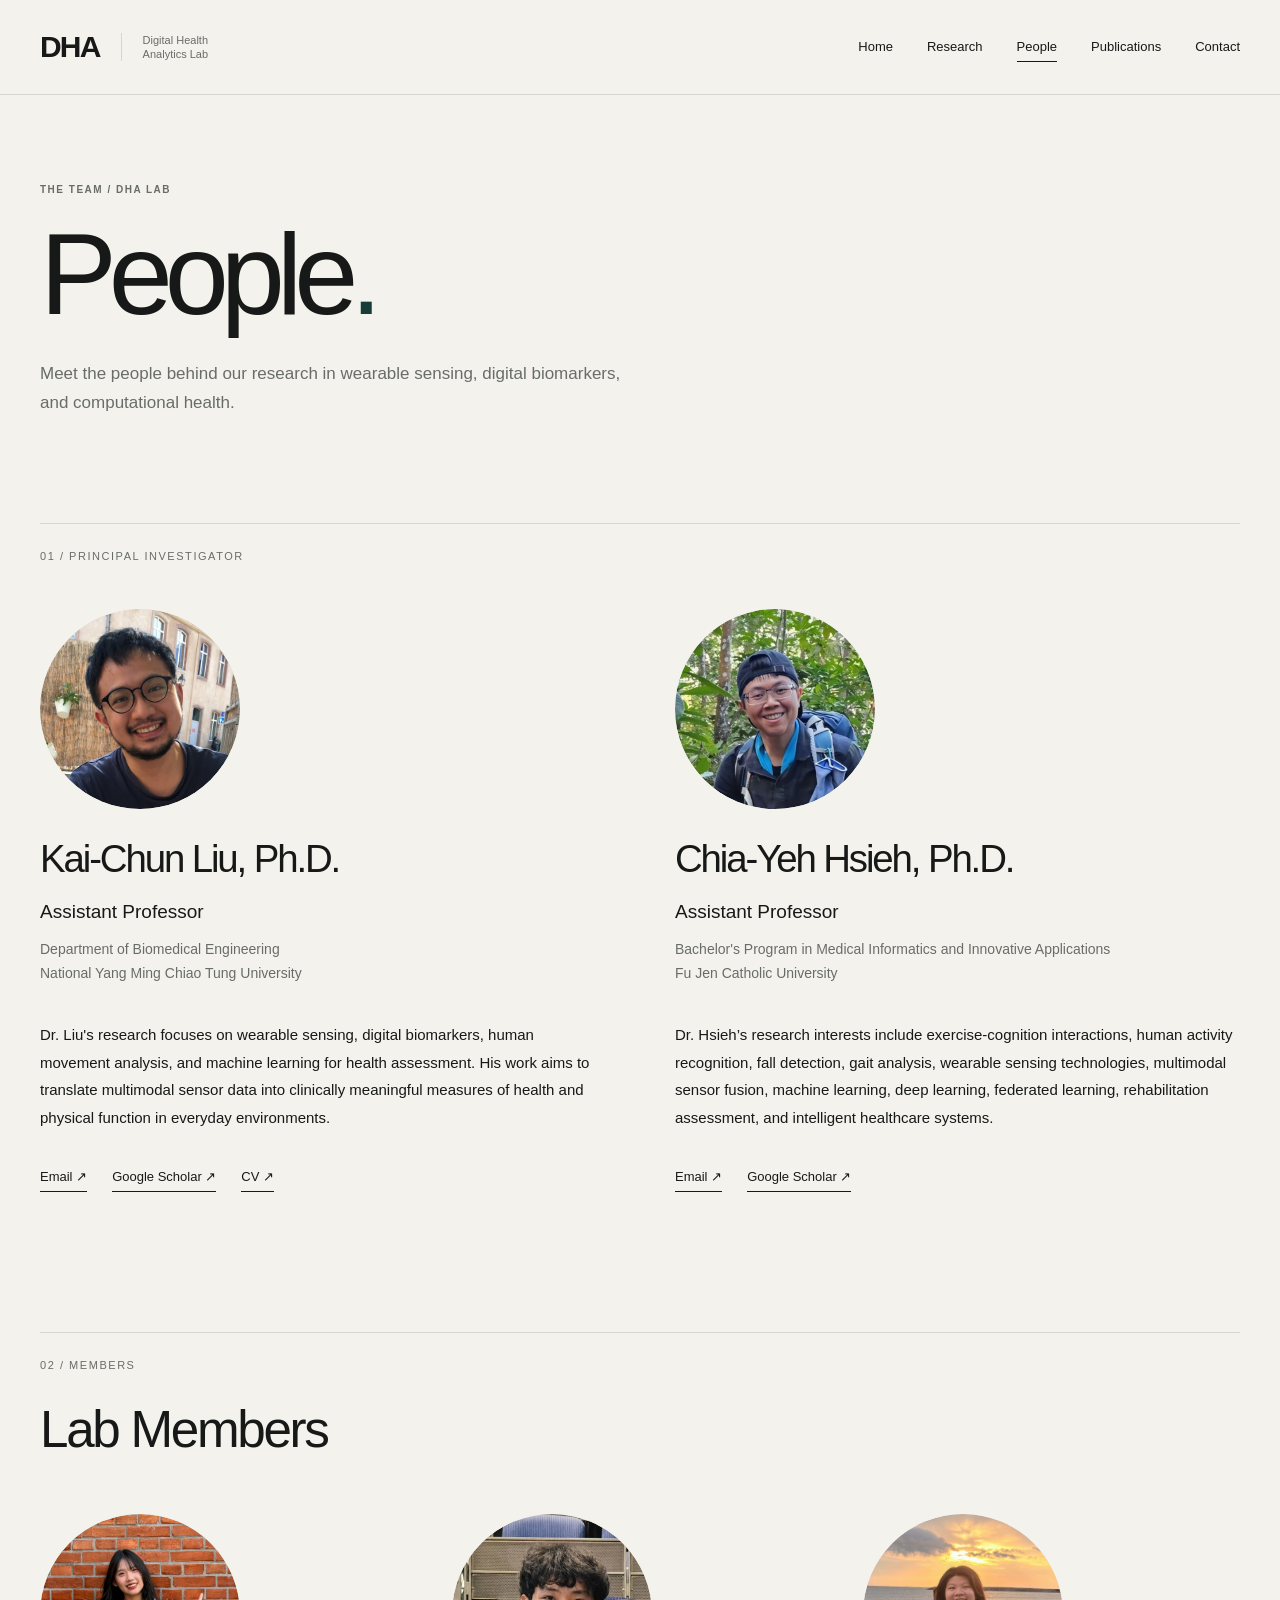
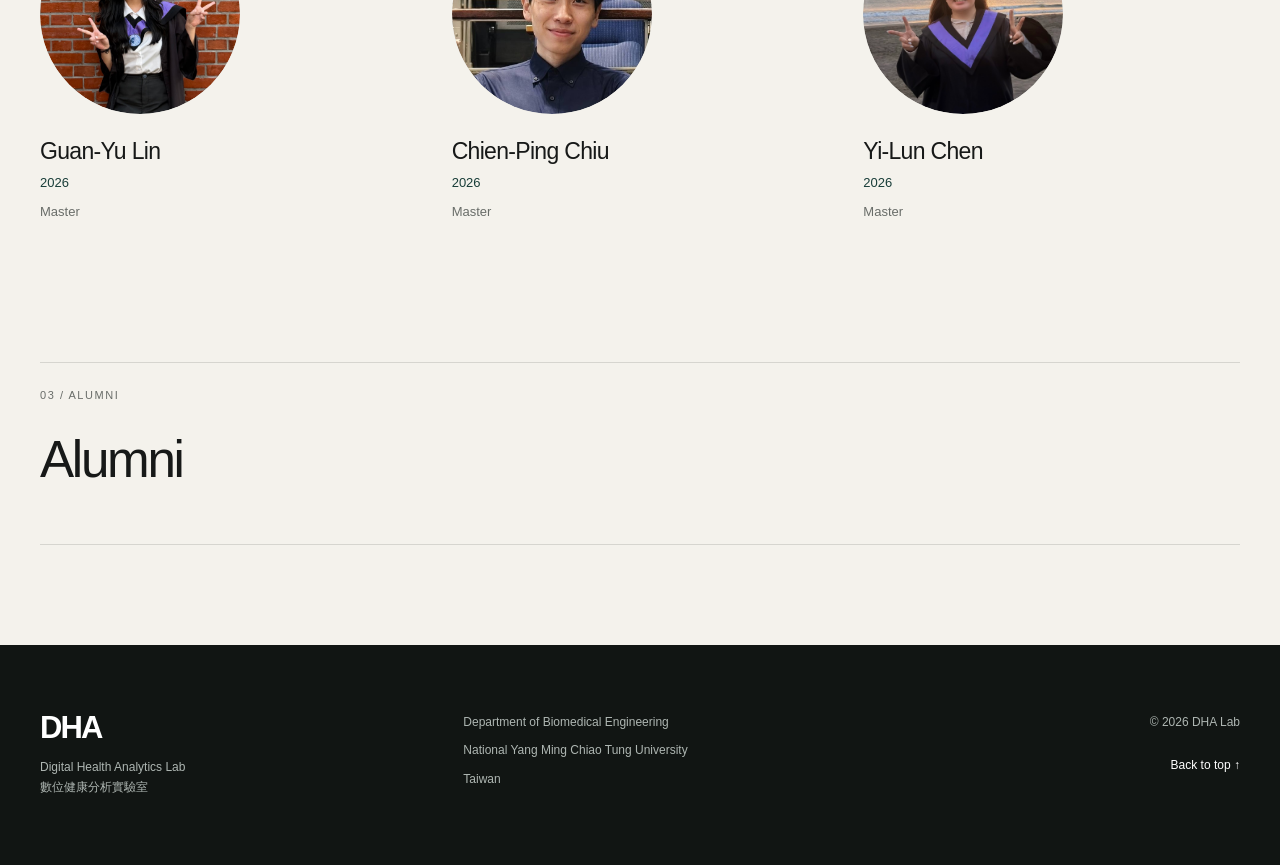
<file: people.html>
<!DOCTYPE html>

<html lang="en">
<head>
<meta charset="utf-8"/>
<meta content="width=device-width, initial-scale=1.0" name="viewport"/>
<title>People | DHA Lab</title>
<meta content="Meet the people of the Digital Health Analytics Lab at NYCU." name="description"/>
<link href="css/style.css?v=20261105-avatar" rel="stylesheet"/></head>
<body id="top">
<header class="site-header">
<div class="header-inner">
<a class="brand" href="index.html">
<span class="brand-mark">DHA</span>
<span class="brand-name">Digital Health<br/>Analytics Lab</span>
</a>
<nav aria-label="Main navigation" class="main-nav"><a href="index.html">Home</a><a href="research.html">Research</a><a aria-current="page" href="people.html">People</a><a href="publications.html">Publications</a><a href="contact.html">Contact</a></nav>
</div>
</header>
<main class="people-page">
<section class="people-heading">
<div class="section-inner">
<p class="section-label">THE TEAM / DHA LAB</p>
<h1>People<span class="accent-dot">.</span></h1>
<p class="people-intro">
        Meet the people behind our research in wearable sensing,
        digital biomarkers, and computational health.
      </p>
</div>
</section>
<!-- 01 / PRINCIPAL INVESTIGATOR -->
<section class="people-section" id="pi">
<div class="section-inner">
<div class="people-section-header">
<span>01 / PRINCIPAL INVESTIGATOR</span>
</div>
<div class="pi-row">
<div class="pi-layout">
<div class="pi-photo">
<img alt="Portrait of Kai-Chun Liu" src="images/kai-chun-liu.jpg"/>
</div>
<div class="pi-info">
<h2>Kai-Chun Liu, Ph.D.</h2>
<p class="person-role">Assistant Professor</p>
<p class="person-affiliation">
            Department of Biomedical Engineering<br/>
            National Yang Ming Chiao Tung University
          </p>
<p class="person-bio">
            Dr. Liu's research focuses on wearable sensing,
            digital biomarkers, human movement analysis,
            and machine learning for health assessment.
            His work aims to translate multimodal sensor data
            into clinically meaningful measures of health
            and physical function in everyday environments.
          </p>
<div class="person-links">
<a href="mailto:kcliu33@nycu.edu.tw">Email ↗</a>
<!-- Replace # with actual profile URLs -->
<a href="https://scholar.google.com/citations?user=XZnpukkAAAAJ&amp;hl=en">Google Scholar ↗</a>
<a href="https://drive.google.com/file/d/1OTG_u9zV8l17swDom-nR_fmlrITZX7Av/view?usp=drive_link">CV ↗</a>
</div>
</div>
</div>
<!-- PI 2：先複製第一位教授的資料，之後再換成新教授的內容 -->
<div class="pi-layout">
<div class="pi-photo">
<img alt="Portrait of Chia-Yeh Hsieh" src="images/chia-yeh-hsieh.jpg"/>
</div>
<div class="pi-info">
<h2>Chia-Yeh Hsieh, Ph.D.</h2>
<p class="person-role">Assistant Professor</p>
<p class="person-affiliation">
            Bachelor's Program in Medical Informatics and Innovative Applications<br/>
            Fu Jen Catholic University
          </p>
<p class="person-bio">
            Dr. Hsieh’s research interests include exercise-cognition interactions, human activity recognition, fall detection, gait analysis, wearable sensing technologies, multimodal sensor fusion, machine learning, deep learning, federated learning, rehabilitation assessment, and intelligent healthcare systems.
          </p>
<div class="person-links">
<a href="mailto:152369@mail.fju.edu.tw">Email ↗</a>
<!-- Replace # with actual profile URLs -->
<a href="https://scholar.google.com/citations?user=0BJcHgoAAAAJ&hl=zh-TW">Google Scholar ↗</a>
<!-- <a href="https://drive.google.com/file/d/1OTG_u9zV8l17swDom-nR_fmlrITZX7Av/view?usp=drive_link">CV ↗</a> -->
</div>
</div>
</div>
</div><!-- /pi-row -->
</div>
</section>
<!-- 02 / MEMBERS -->
<section class="people-section" id="members">
<div class="section-inner">
<div class="people-section-header">
<span>02 / MEMBERS</span>
<h2>Lab Members</h2>
</div>
<div class="members-grid">
<!-- Example member 1 -->
<article class="member-card">
<div class="member-photo">
<img alt="Member portrait" src="images/guan-yu-lin.jpg"/>
</div>
<h3>Guan-Yu Lin</h3>
<p class="member-role">2026</p>
<p class="member-interest">
            Master
          </p>
</article>
<!-- Example member 2 -->
<article class="member-card">
<div class="member-photo">
<img alt="Member portrait" src="images/chien-ping-chiu.jpg"/>
</div>
<h3>Chien-Ping Chiu</h3>
<p class="member-role">2026</p>
<p class="member-interest">
            Master
          </p>
</article>
<!-- Example member 3 -->
<article class="member-card">
<div class="member-photo">
<img alt="Member portrait" src="images/yi-lun-chen.jpg"/>
</div>
<h3>Yi-Lun Chen</h3>
<p class="member-role">2026</p>
<p class="member-interest">
            Master
          </p>
</article>
</div>
</div>
</section>
<!-- 03 / ALUMNI -->
<section class="people-section alumni-section" id="alumni">
<div class="section-inner">
<div class="people-section-header">
<span>03 / ALUMNI</span>
<h2>Alumni</h2>
</div>
<div class="alumni-list">
<!-- <div class="alumni-row">
<span>Alumni Name</span>
<span>M.S. · 2028</span>
</div>
<div class="alumni-row">
<span>Alumni Name</span>
<span>Research Assistant · 2027</span>
</div> -->
</div>
</div>
</section>
</main>
<footer class="site-footer">
<div class="footer-inner">
<div class="footer-brand">
<p class="footer-dha">DHA</p>
<p>Digital Health Analytics Lab<br/>數位健康分析實驗室</p>
</div>
<div class="footer-affiliation">
<p>Department of Biomedical Engineering</p>
<p>National Yang Ming Chiao Tung University</p>
<p>Taiwan</p>
</div>
<div class="footer-meta">
<p>© 2026 DHA Lab</p>
<a href="#top">Back to top ↑</a>
</div>
</div>
</footer>
</body>
</html>
</file>
<file: css/style.css>
/* =========================================================
   DHA LAB
   Digital Health Analytics Lab
========================================================= */


/* =========================================================
   DESIGN TOKENS
========================================================= */

:root {

    --paper: #f4f2ec;
    --white: #ffffff;

    --ink: #171918;

    --gray: #696d69;
    --light-gray: #9da19d;

    --line: #d6d5cf;

    --teal: #183d38;
    --teal-dark: #102d29;

    --footer: #111513;

    --max-width: 1380px;

}


/* =========================================================
   RESET
========================================================= */

* {
    margin: 0;
    padding: 0;
    box-sizing: border-box;
}


html {
    scroll-behavior: smooth;
}


body {

    background: var(--paper);

    color: var(--ink);

    font-family:
        -apple-system,
        BlinkMacSystemFont,
        "Helvetica Neue",
        Helvetica,
        Arial,
        sans-serif;

    font-size: 16px;
    line-height: 1.5;

    -webkit-font-smoothing: antialiased;
    text-rendering: optimizeLegibility;

}


a {
    color: inherit;
}


img {
    display: block;
    max-width: 100%;
}


/* =========================================================
   GLOBAL CONTAINER
========================================================= */

.header-inner,
.hero-inner,
.section-inner,
.footer-inner {

    width: min(
        calc(100% - 80px),
        var(--max-width)
    );

    margin: 0 auto;

}


/* =========================================================
   HEADER
========================================================= */

.site-header {

    background: var(--paper);

    border-bottom: 1px solid var(--line);

}


.header-inner {

    min-height: 94px;

    display: flex;

    align-items: center;
    justify-content: space-between;

    gap: 60px;

}


/* =========================================================
   BRAND
========================================================= */

.brand {

    display: flex;

    align-items: center;

    color: var(--ink);

    text-decoration: none;

}


.brand-mark {

    padding-right: 21px;

    font-size: 30px;

    line-height: 1;

    font-weight: 700;

    letter-spacing: -0.06em;

}


.brand-name {

    padding-left: 21px;

    border-left: 1px solid var(--line);

    color: var(--gray);

    font-size: 11px;

    line-height: 1.3;

}


/* =========================================================
   NAVIGATION
========================================================= */

.main-nav {

    display: flex;

    align-items: center;

    gap: 34px;

}


.main-nav a {

    position: relative;

    padding: 10px 0;

    color: var(--ink);

    text-decoration: none;

    font-size: 13px;

    font-weight: 500;

}


.main-nav a::after {

    content: "";

    position: absolute;

    left: 0;
    bottom: 5px;

    width: 100%;
    height: 1px;

    background: var(--ink);

    transform: scaleX(0);

    transform-origin: right;

    transition: transform 0.25s ease;

}


.main-nav a:hover::after {

    transform: scaleX(1);

    transform-origin: left;

}


/* =========================================================
   HERO
========================================================= */

.hero {

    /*
       Keep the main visual close to the navigation.
    */

    padding: 26px 0 0;

}


/* =========================================================
   HERO VISUAL
========================================================= */

.hero-visual {

    position: relative;

    width: 100%;

    height: min(
        690px,
        calc(100vh - 145px)
    );

    min-height: 540px;

    overflow: hidden;

    background: var(--teal-dark);

}


/* =========================================================
   HERO IMAGE
========================================================= */

.hero-image {

    position: absolute;

    inset: 0;

    width: 100%;
    height: 100%;

    object-fit: cover;

    object-position: center;

}


/* =========================================================
   HERO OVERLAY
========================================================= */

.hero-overlay {

    position: absolute;

    inset: 0;

    z-index: 1;

    background:

        linear-gradient(
            90deg,
            rgba(7, 16, 14, 0.82) 0%,
            rgba(7, 16, 14, 0.65) 30%,
            rgba(7, 16, 14, 0.25) 58%,
            rgba(7, 16, 14, 0.04) 82%
        ),

        linear-gradient(
            0deg,
            rgba(5, 10, 9, 0.28) 0%,
            rgba(5, 10, 9, 0) 45%
        );

}


/* =========================================================
   HERO CONTENT
========================================================= */

.hero-content {

    position: absolute;

    z-index: 3;

    left: 58px;
    bottom: 62px;

    max-width: 690px;

    color: white;

}


/* =========================================================
   HERO EYEBROW
========================================================= */

.hero-eyebrow {

    margin-bottom: 20px;

    color: rgba(
        255,
        255,
        255,
        0.72
    );

    font-size: 10px;

    line-height: 1;

    font-weight: 600;

    letter-spacing: 0.16em;

}


/* =========================================================
   HERO TITLE
========================================================= */

.hero-content h1 {

    margin-bottom: 25px;

    font-size: clamp(
        56px,
        6vw,
        88px
    );

    line-height: 0.92;

    font-weight: 400;

    letter-spacing: -0.06em;

}


/* =========================================================
   HERO DESCRIPTION
========================================================= */

.hero-description {

    max-width: 500px;

    color: rgba(
        255,
        255,
        255,
        0.84
    );

    font-size: 16px;

    line-height: 1.65;

}


/* =========================================================
   HERO AFFILIATION
========================================================= */

.hero-affiliation {

    position: absolute;

    z-index: 3;

    right: 40px;
    bottom: 38px;

    color: rgba(
        255,
        255,
        255,
        0.68
    );

    text-align: right;

    font-size: 11px;

    line-height: 1.6;

}


.hero-affiliation p + p {

    margin-top: 2px;

}


/* =========================================================
   NEWS
========================================================= */

.news {

    padding: 125px 0 135px;

    background: var(--paper);

}


/* =========================================================
   NEWS HEADER
========================================================= */

.news-header {

    margin-bottom: 70px;

    display: flex;

    align-items: flex-end;
    justify-content: space-between;

    gap: 60px;

}


/* =========================================================
   SECTION LABEL
========================================================= */

.section-label {

    margin-bottom: 22px;

    color: var(--gray);

    font-size: 10px;

    line-height: 1;

    font-weight: 600;

    letter-spacing: 0.15em;

}


/* =========================================================
   NEWS TITLE
========================================================= */

.news-header h2 {

    max-width: 800px;

    font-size: clamp(
        43px,
        5vw,
        70px
    );

    line-height: 1;

    font-weight: 400;

    letter-spacing: -0.052em;

}


/* =========================================================
   ALL NEWS LINK
========================================================= */

.section-link {

    position: relative;

    padding-bottom: 6px;

    color: var(--ink);

    text-decoration: none;

    font-size: 13px;

}


.section-link::after {

    content: "";

    position: absolute;

    left: 0;
    bottom: 0;

    width: 100%;
    height: 1px;

    background: var(--ink);

    transform-origin: left;

    transition: transform 0.25s ease;

}


.section-link:hover::after {

    transform: scaleX(0.45);

}


/* =========================================================
   NEWS LIST
========================================================= */

.news-list {

    border-top: 1px solid var(--line);

}


/* =========================================================
   NEWS ITEM
========================================================= */

.news-item {

    padding: 37px 0;

    display: grid;

    grid-template-columns:
        170px
        minmax(0, 1fr)
        40px;

    gap: 30px;

    align-items: start;

    border-bottom: 1px solid var(--line);

}


/* =========================================================
   NEWS DATE
========================================================= */

.news-item time {

    padding-top: 5px;

    color: var(--gray);

    font-size: 10px;

    line-height: 1;

    font-weight: 600;

    letter-spacing: 0.12em;

}


/* =========================================================
   NEWS CONTENT
========================================================= */

.news-content h3 {

    margin-bottom: 10px;

    font-size: 23px;

    line-height: 1.25;

    font-weight: 500;

    letter-spacing: -0.025em;

}


.news-content p {

    max-width: 700px;

    color: var(--gray);

    font-size: 14px;

    line-height: 1.65;

}


/* =========================================================
   NEWS ARROW
========================================================= */

.news-arrow {

    padding-top: 2px;

    text-align: right;

    font-size: 18px;

    transition: transform 0.2s ease;

}


.news-item:hover .news-arrow {

    transform:
        translate(3px, -3px);

}


/* =========================================================
   FOOTER
========================================================= */

.site-footer {

    padding: 67px 0;

    background: var(--footer);

    color: #aeb6b2;

}


/* =========================================================
   FOOTER GRID
========================================================= */

.footer-inner {

    display: grid;

    grid-template-columns:
        1.2fr
        1.6fr
        0.8fr;

    gap: 70px;

}


/* =========================================================
   FOOTER DHA
========================================================= */

.footer-dha {

    margin-bottom: 14px;

    color: white;

    font-size: 31px;

    line-height: 1;

    font-weight: 700;

    letter-spacing: -0.06em;

}


.footer-brand,
.footer-affiliation,
.footer-meta {

    font-size: 12px;

    line-height: 1.7;

}


.footer-affiliation p + p {

    margin-top: 8px;

}


.footer-meta {

    text-align: right;

}


.footer-meta a {

    display: inline-block;

    margin-top: 23px;

    color: white;

    text-decoration: none;

}


.footer-meta a:hover {

    opacity: 0.65;

}


/* =========================================================
   TABLET
========================================================= */

@media (max-width: 1000px) {


    .header-inner,
    .hero-inner,
    .section-inner,
    .footer-inner {

        width:
            min(
                calc(100% - 48px),
                var(--max-width)
            );

    }


    /* HEADER */

    .header-inner {

        min-height: 90px;

    }


    .main-nav {

        gap: 21px;

    }


    /* HERO */

    .hero {

        padding-top: 22px;

    }


    .hero-visual {

        height: 620px;

        min-height: 0;

    }


    .hero-content {

        left: 45px;
        bottom: 50px;

    }


    .hero-affiliation {

        right: 35px;
        bottom: 30px;

    }


    /* NEWS */

    .news {

        padding: 100px 0 110px;

    }

}


/* =========================================================
   SMALL TABLET
========================================================= */

@media (max-width: 800px) {


    /* NAV */

    .main-nav {

        gap: 16px;

    }


    .main-nav a {

        font-size: 12px;

    }


    /* HERO */

    .hero-visual {

        height: 580px;

    }


    .hero-content h1 {

        font-size: 62px;

    }


    /*
       Hide affiliation because it competes
       with the main text at smaller widths.
    */

    .hero-affiliation {

        display: none;

    }


    /* NEWS */

    .news-item {

        grid-template-columns:
            125px
            minmax(0, 1fr)
            30px;

    }


    /* FOOTER */

    .footer-inner {

        grid-template-columns:
            1fr
            1fr;

    }


    .footer-meta {

        grid-column: 1 / -1;

        text-align: left;

    }

}


/* =========================================================
   MOBILE
========================================================= */

@media (max-width: 650px) {


    /* GLOBAL */

    .header-inner,
    .hero-inner,
    .section-inner,
    .footer-inner {

        width:
            calc(100% - 32px);

    }


    /* HEADER */

    .header-inner {

        min-height: 78px;

    }


    .brand-mark {

        padding-right: 15px;

        font-size: 27px;

    }


    .brand-name {

        padding-left: 15px;

        font-size: 9px;

    }


    /*
       Desktop navigation hidden on mobile.
       A mobile menu can be added later.
    */

    .main-nav {

        display: none;

    }


    /* HERO */

    .hero {

        padding-top: 16px;

    }


    .hero-visual {

        height:
            calc(100svh - 110px);

        min-height: 530px;

        max-height: 680px;

    }


    .hero-image {

        /*
           Can change this to:
           center / left / right
           depending on the final image.
        */

        object-position: center;

    }


    .hero-overlay {

        background:

            linear-gradient(
                0deg,
                rgba(6, 15, 13, 0.92) 0%,
                rgba(6, 15, 13, 0.70) 38%,
                rgba(6, 15, 13, 0.20) 72%,
                rgba(6, 15, 13, 0.03) 100%
            );

    }


    .hero-content {

        left: 26px;
        right: 26px;
        bottom: 32px;

        max-width: none;

    }


    .hero-eyebrow {

        margin-bottom: 16px;

        font-size: 8px;

    }


    .hero-content h1 {

        margin-bottom: 20px;

        font-size: clamp(
            47px,
            14vw,
            62px
        );

        line-height: 0.94;

    }


    .hero-description {

        max-width: 400px;

        font-size: 14px;

        line-height: 1.6;

    }


    /* NEWS */

    .news {

        padding: 78px 0 85px;

    }


    .news-header {

        margin-bottom: 45px;

        flex-direction: column;

        align-items: flex-start;

        gap: 27px;

    }


    .news-header h2 {

        font-size: 42px;

    }


    .news-item {

        padding: 29px 0;

        grid-template-columns: 1fr;

        gap: 13px;

    }


    .news-content h3 {

        font-size: 21px;

    }


    .news-arrow {

        display: none;

    }


    /* FOOTER */

    .site-footer {

        padding: 52px 0;

    }


    .footer-inner {

        grid-template-columns: 1fr;

        gap: 35px;

    }


    .footer-meta {

        grid-column: auto;

        text-align: left;

    }

}


/* =========================================================
   VERY SMALL MOBILE
========================================================= */

@media (max-width: 390px) {


    .brand-name {

        display: none;

    }


    .brand-mark {

        padding-right: 0;

    }


    .hero-content h1 {

        font-size: 45px;

    }


    .news-header h2 {

        font-size: 37px;

    }

}


/* =========================================================
   REDUCED MOTION
========================================================= */

@media (prefers-reduced-motion: reduce) {


    html {

        scroll-behavior: auto;

    }


    *,
    *::before,
    *::after {

        animation-duration:
            0.01ms !important;

        animation-iteration-count:
            1 !important;

        transition-duration:
            0.01ms !important;

    }
   

}


/* ==========================================
   PEOPLE PAGE
========================================== */

.people-page {
  background: var(--paper);
}

.people-heading {
  padding: 90px 0 65px;
}

.people-heading h1 {
  font-size: clamp(65px, 9vw, 130px);
  font-weight: 400;
  line-height: 1;
  letter-spacing: -0.07em;
}

.accent-dot {
  color: var(--teal);
}

.people-intro {
  max-width: 590px;
  margin-top: 28px;
  color: var(--gray);
  font-size: 17px;
  line-height: 1.7;
}

/* SECTION */

.people-section {
  padding: 40px 0 100px;
}

.people-section-header {
  border-top: 1px solid var(--line);
  padding-top: 24px;
  margin-bottom: 45px;
}

.people-section-header > span {
  display: block;
  color: var(--gray);
  font-size: 11px;
  letter-spacing: 0.14em;
}

.people-section-header h2 {
  margin-top: 18px;
  font-size: clamp(36px, 4vw, 54px);
  font-weight: 400;
  letter-spacing: -0.045em;
}

/* PI */

.pi-layout {
    display: grid;
    grid-template-columns: 220px minmax(0, 1fr);
    column-gap: 50px;
    align-items: center;
}

/* 兩位教授左右並排 */
.pi-row {
    display: grid;
    grid-template-columns: repeat(2, minmax(0, 1fr));
    column-gap: 70px;
    align-items: start;
}

/* 並排時每位教授改成「照片在上、文字在下」 */
.pi-row .pi-layout {
    grid-template-columns: 1fr;
    row-gap: 30px;
    align-items: start;
}

.pi-row .pi-photo {
    width: 200px;
}

.pi-row .pi-info h2 {
    font-size: clamp(32px, 3vw, 46px);
}

@supports (grid-template-rows: subgrid) {
    .pi-row {
        row-gap: 0;
    }

    .pi-row .pi-layout {
        grid-row: span 6;
        grid-template-rows: subgrid;
        row-gap: 0;
    }

    .pi-row .pi-photo {
        margin-bottom: 30px;
    }

    .pi-row .pi-info {
        grid-row: span 5;
        display: grid;
        grid-template-rows: subgrid;
        row-gap: 0;
    }
}

.pi-photo {
    width: 220px;
    max-width: 100%;
    aspect-ratio: 1 / 1;          /* 圓形頭像：正方形外框 */
    border-radius: 50%;           /* 圓形頭像：變成正圓 */
    background: #e1e2dc;
    overflow: hidden;
}

.pi-photo img {
    display: block;
    width: 100%;
    height: 100%;
    border-radius: 50%;
    object-fit: cover;            /* 填滿圓形、不變形 */
    object-position: center top;  /* 從上方對齊，避免切到頭 */
}

.person-label {
  color: var(--teal);
  font-size: 11px;
  font-weight: 600;
  letter-spacing: 0.14em;
  margin-bottom: 20px;
}

.pi-info h2 {
  font-size: clamp(38px, 4.3vw, 64px);
  font-weight: 400;
  line-height: 1.05;
  letter-spacing: -0.055em;
}

.person-role {
  margin-top: 18px;
  font-size: 19px;
}

.person-affiliation {
  margin-top: 12px;
  color: var(--gray);
  font-size: 14px;
  line-height: 1.7;
}

.person-bio {
  margin-top: 35px;
  max-width: 590px;
  font-size: 15px;
  line-height: 1.85;
}

.person-links {
  display: flex;
  flex-wrap: wrap;
  gap: 25px;
  margin-top: 35px;
}

.person-links a {
  font-size: 13px;
  text-decoration: none;
  border-bottom: 1px solid var(--ink);
  padding-bottom: 5px;
}

/* MEMBERS */

.members-grid {
  display: grid;
  grid-template-columns: repeat(3, minmax(0, 1fr));
  gap: 35px;
}

.member-photo {
  width: min(100%, 200px);       /* 圓形頭像：最大 200px */
  aspect-ratio: 1 / 1;           /* 圓形頭像：正方形外框 */
  border-radius: 50%;            /* 圓形頭像：變成正圓 */
  background: #e1e2dc;
  overflow: hidden;
}

.member-photo img {
  width: 100%;
  height: 100%;
  border-radius: 50%;
  object-fit: cover;
  object-position: center top;
  transition: transform 0.4s ease;
}

.member-card:hover img {
  transform: scale(1.035);
}

.member-card h3 {
  margin-top: 20px;
  font-size: 23px;
  font-weight: 500;
  letter-spacing: -0.03em;
}

.member-role {
  margin-top: 5px;
  font-size: 13px;
  color: var(--teal);
}

.member-interest {
  margin-top: 9px;
  font-size: 13px;
  line-height: 1.6;
  color: var(--gray);
}

/* ALUMNI */

.alumni-list {
  border-top: 1px solid var(--line);
}

.alumni-row {
  display: flex;
  justify-content: space-between;
  gap: 25px;
  padding: 23px 0;
  border-bottom: 1px solid var(--line);
  font-size: 15px;
}

.alumni-row span:last-child {
  color: var(--gray);
  font-size: 13px;
}

/* RESPONSIVE */


@media (max-width: 650px) {
  .people-heading {
    padding: 60px 0 45px;
  }

  .people-section {
    padding: 30px 0 75px;
  }

  .pi-layout {
    grid-template-columns: 1fr;
    gap: 35px;
  }

  .pi-photo {
    max-width: 180px;
  }

  /* 手機版改回上下排列 */
  .pi-row {
    grid-template-columns: 1fr;
    row-gap: 60px;
  }

  .pi-row .pi-photo {
    width: 180px;
  }

  /* 手機版上下排列，不需要逐行對齊 */
  .pi-row .pi-layout,
  .pi-row .pi-info {
    grid-row: auto;
    grid-template-rows: none;
  }

  .pi-row .pi-info {
    display: block;
  }

  .members-grid {
    grid-template-columns: repeat(2, minmax(0, 1fr));
    gap: 28px 16px;
  }

  .member-card h3 {
    font-size: 19px;
  }

  .alumni-row {
    flex-direction: column;
    gap: 6px;
  }
}

@media (max-width: 390px) {
  .members-grid {
    grid-template-columns: 1fr;
  }
}


/* Unified navigation: accessible on small screens */
.main-nav a[aria-current="page"]::after{transform:scaleX(1);transform-origin:left}
@media(max-width:650px){.header-inner{flex-wrap:wrap;gap:10px;padding:16px 0}.main-nav{display:flex;width:100%;gap:clamp(12px,4vw,26px);flex-wrap:wrap}.main-nav a{font-size:12px;padding:6px 0}.site-header .header-inner{min-height:90px}}
@media(max-width:390px){.brand-name{display:block}.header-inner{gap:10px}}
</file>
